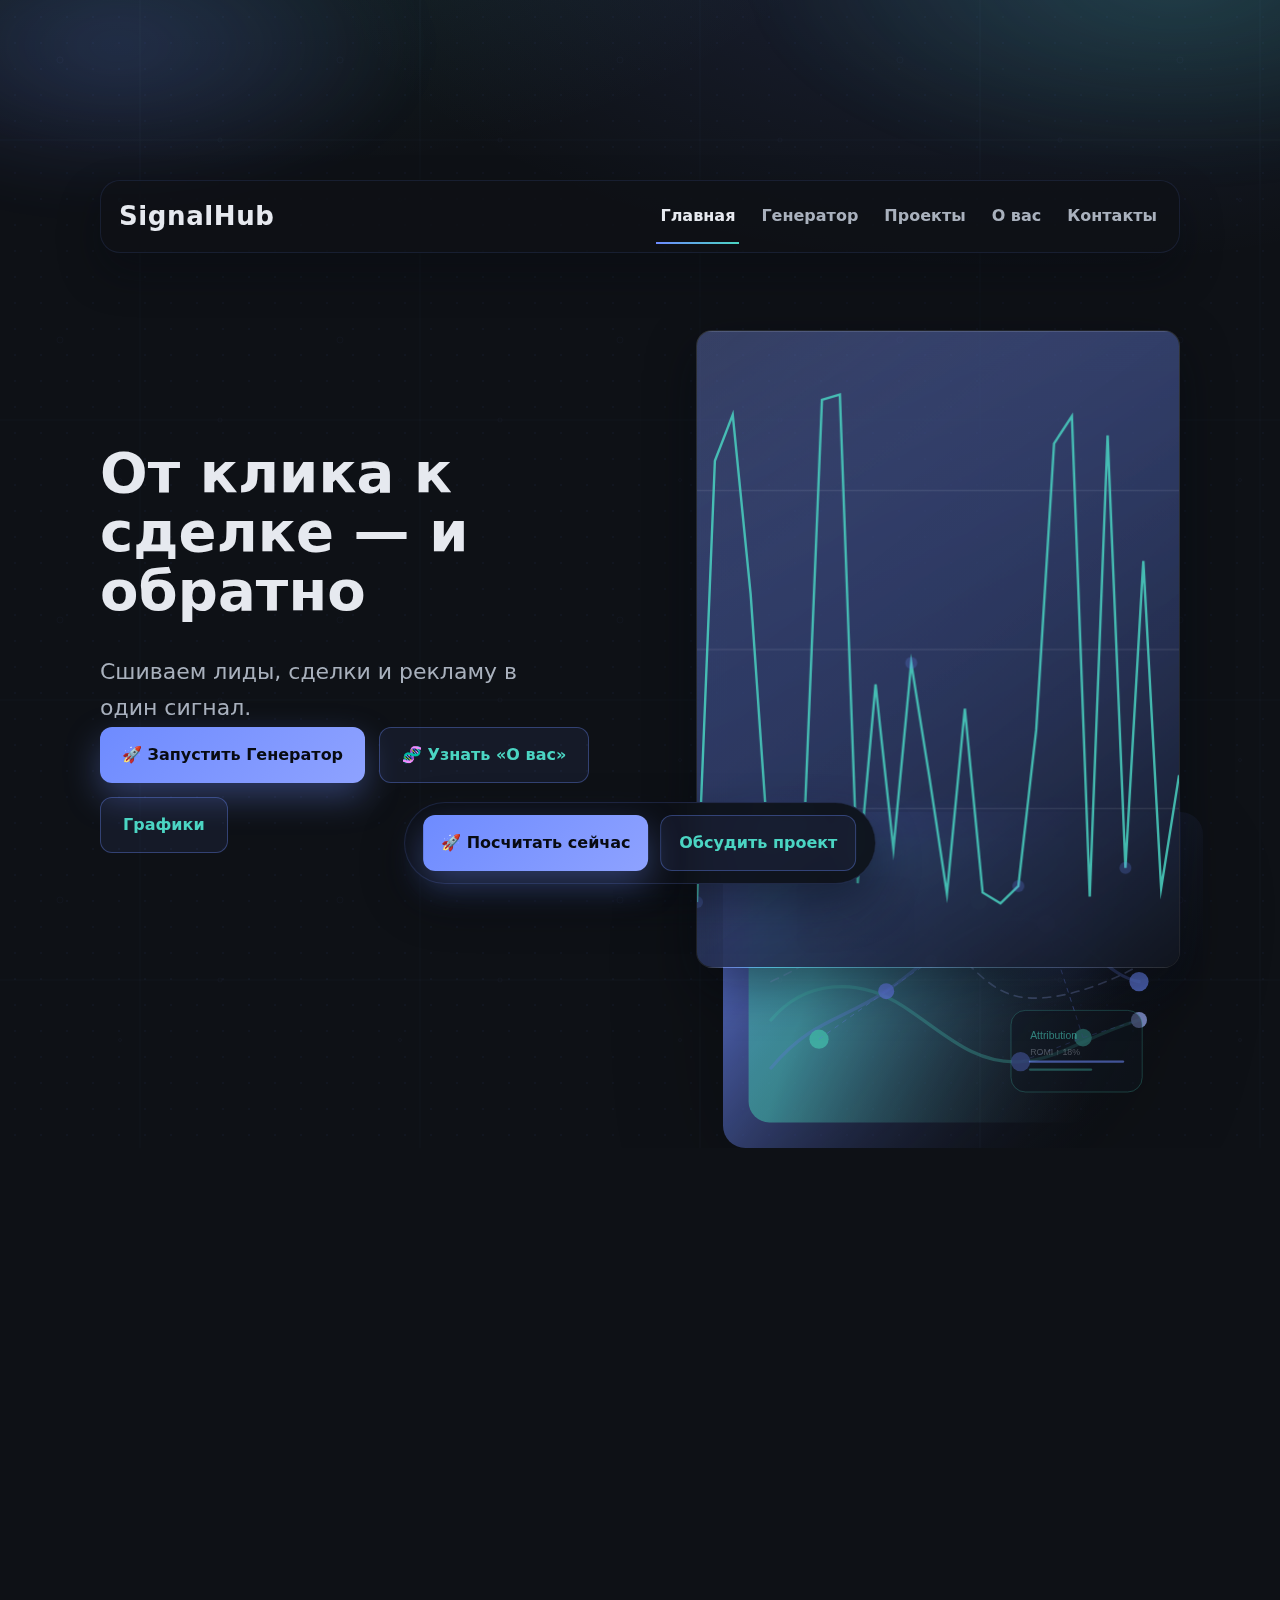
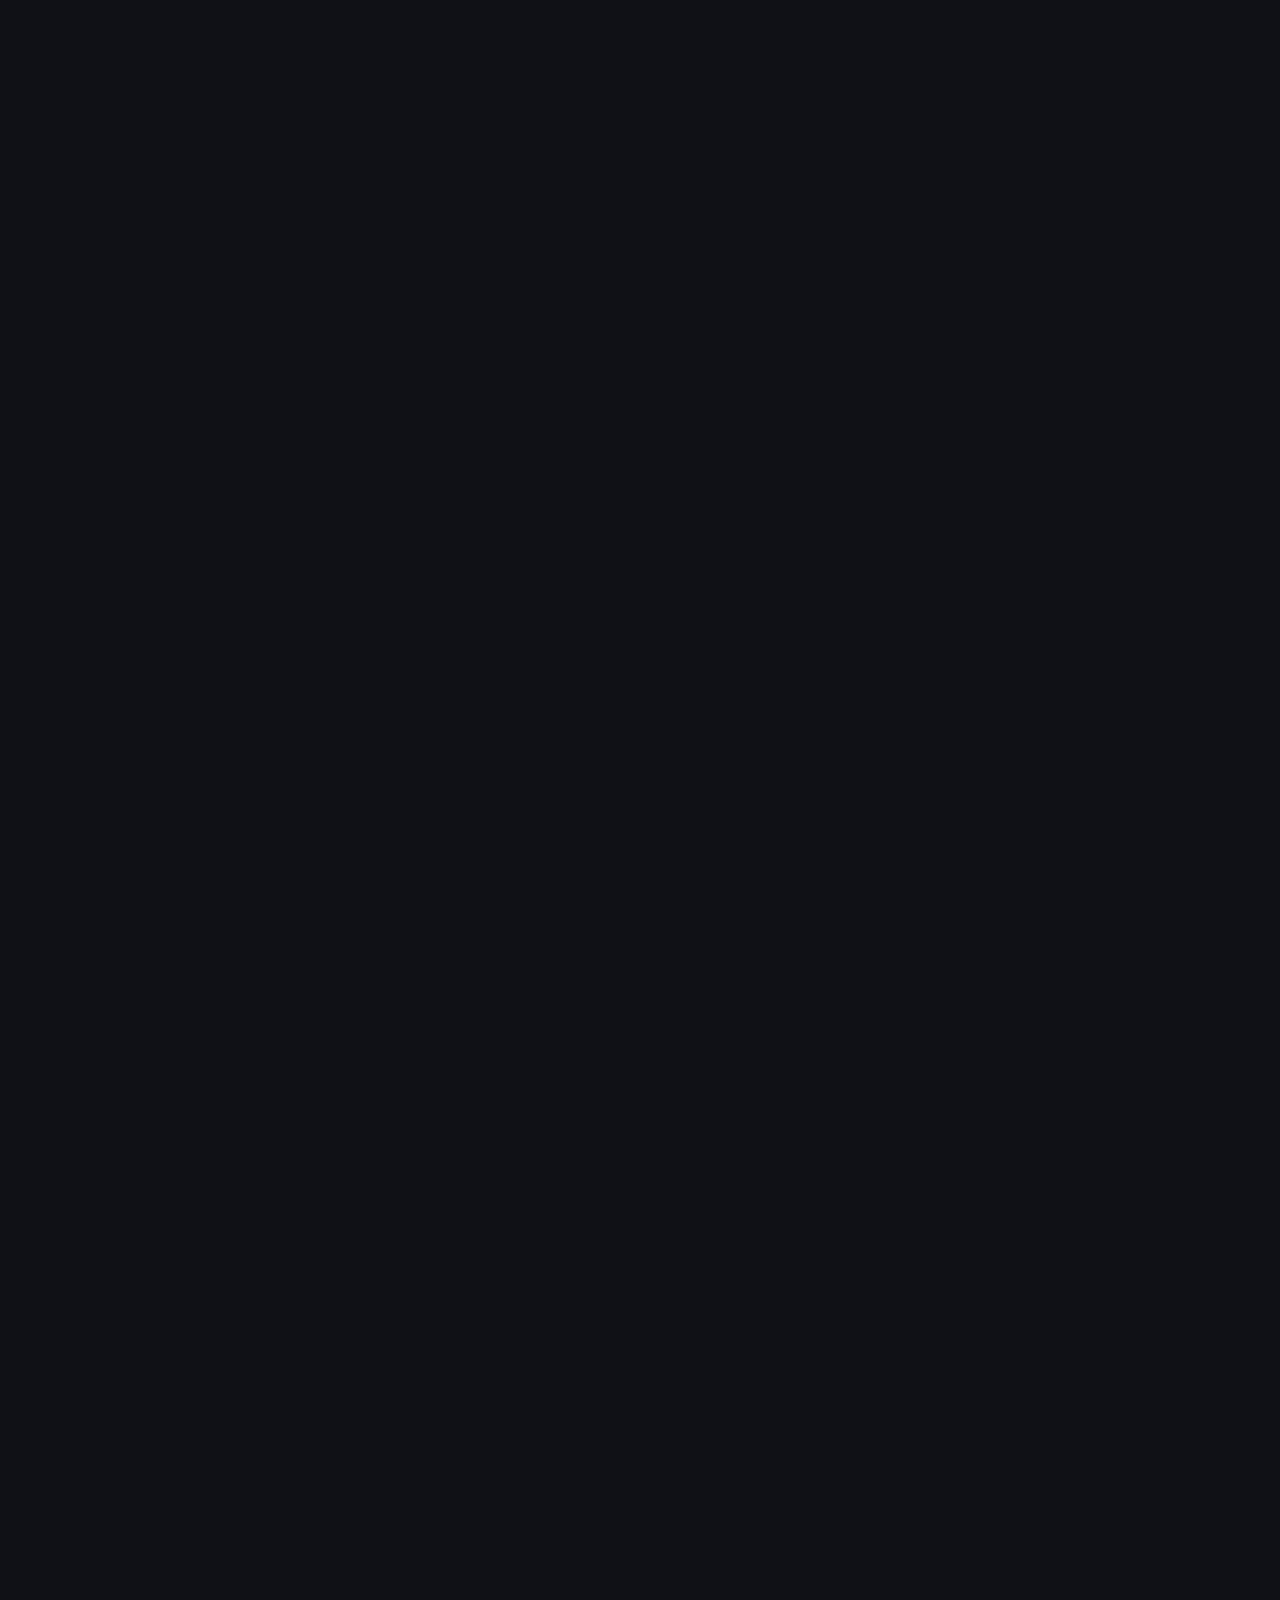
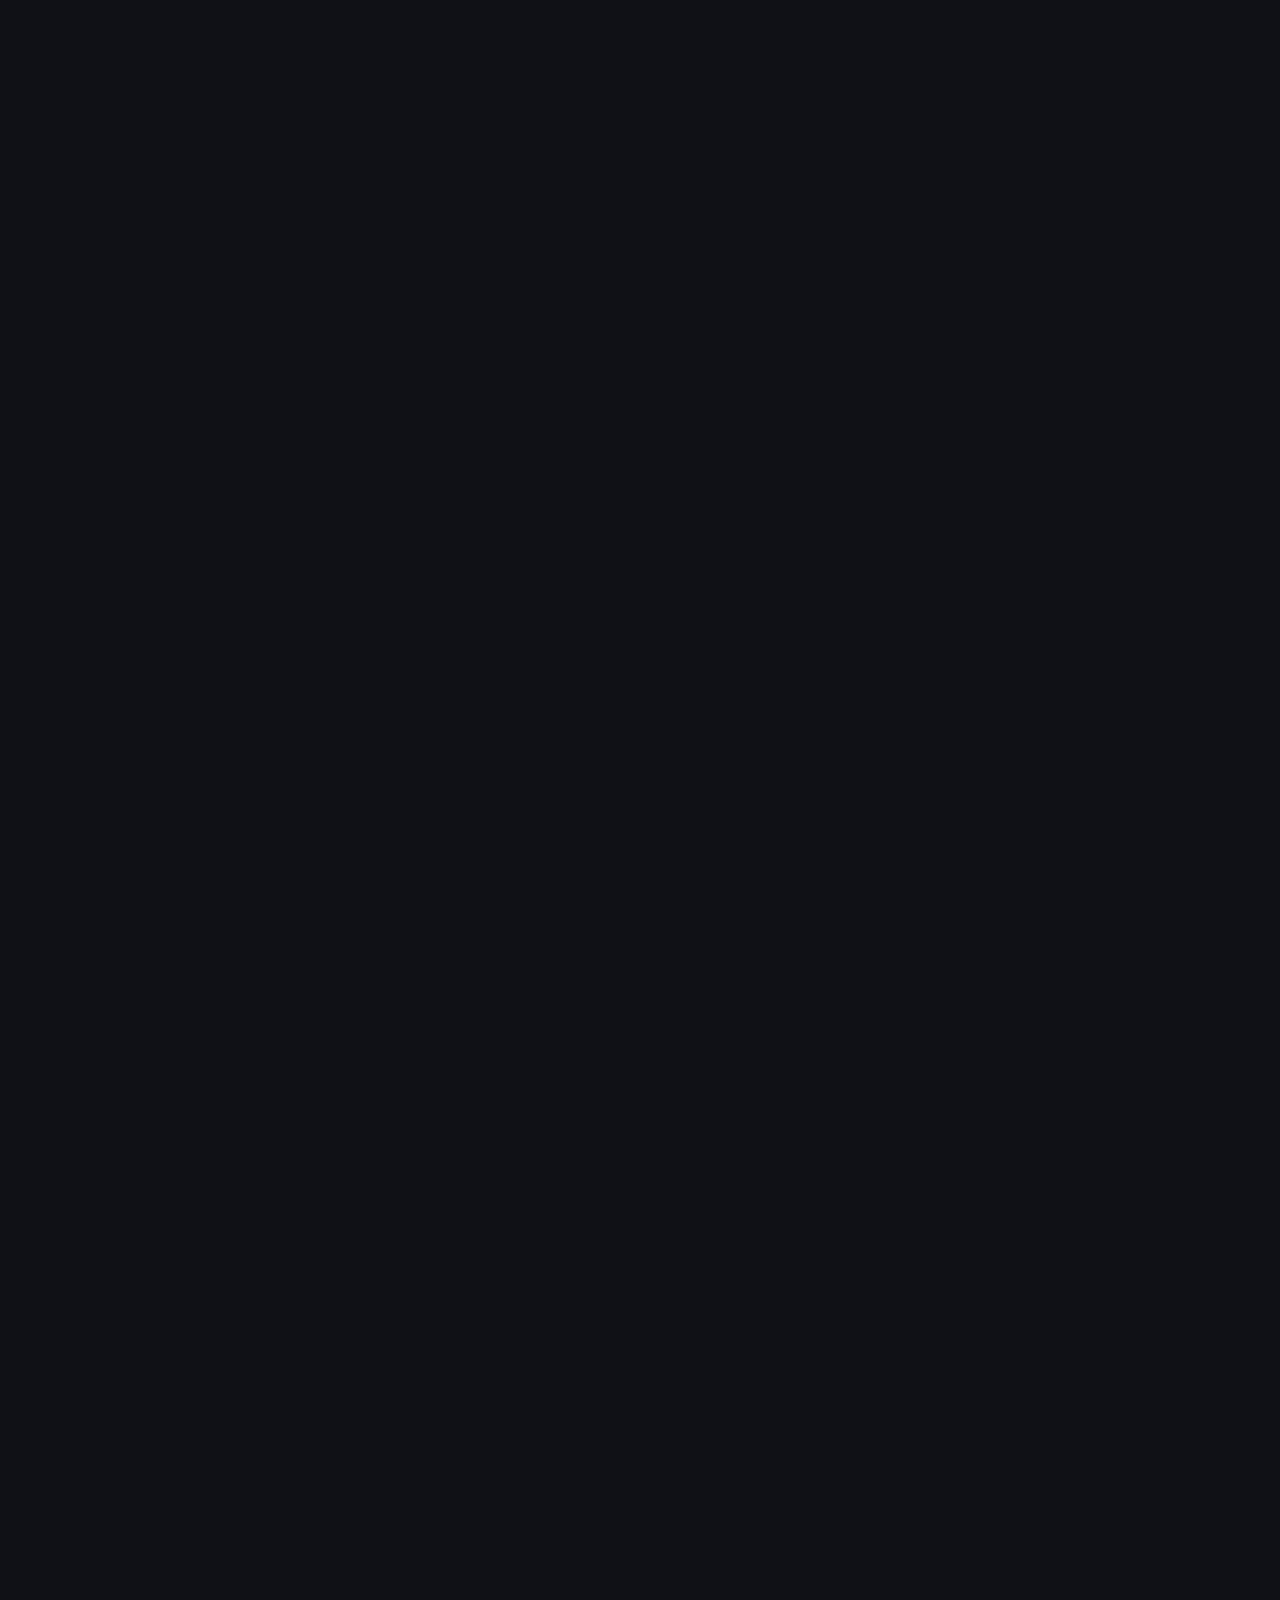
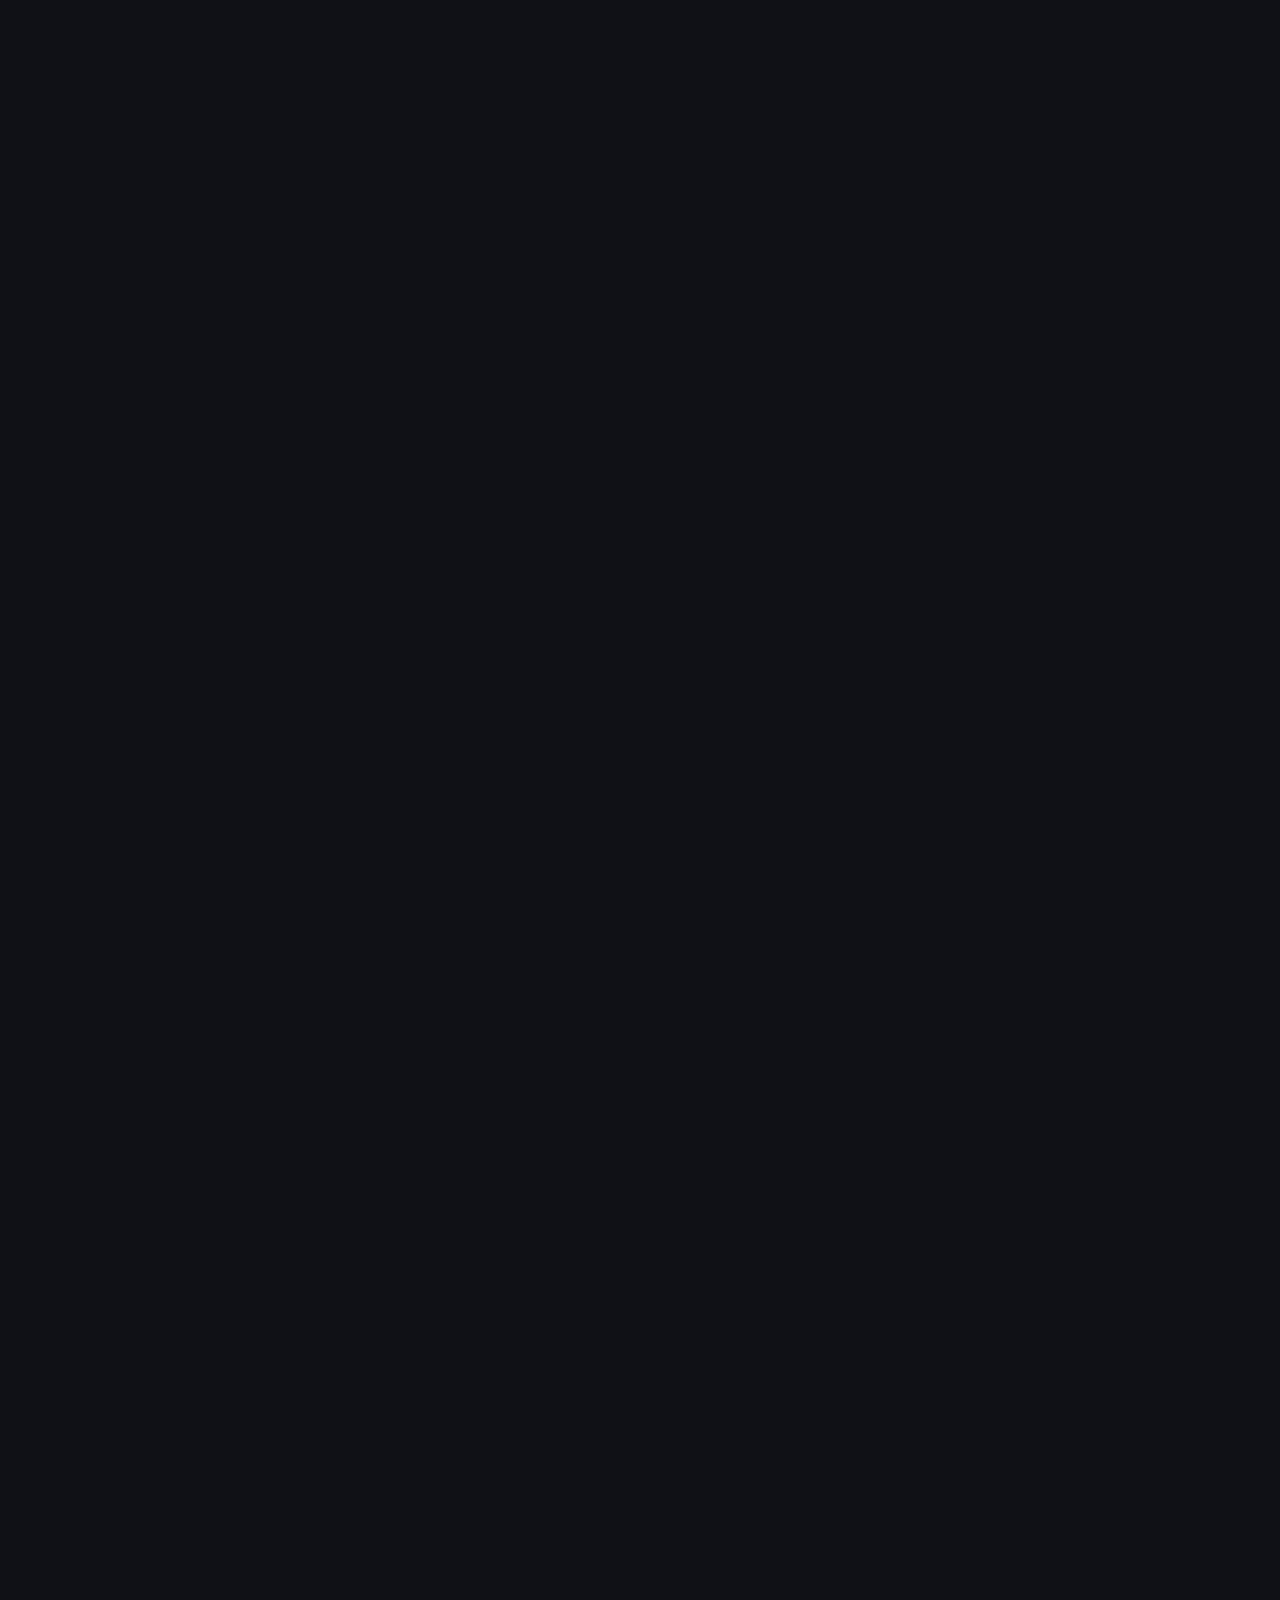
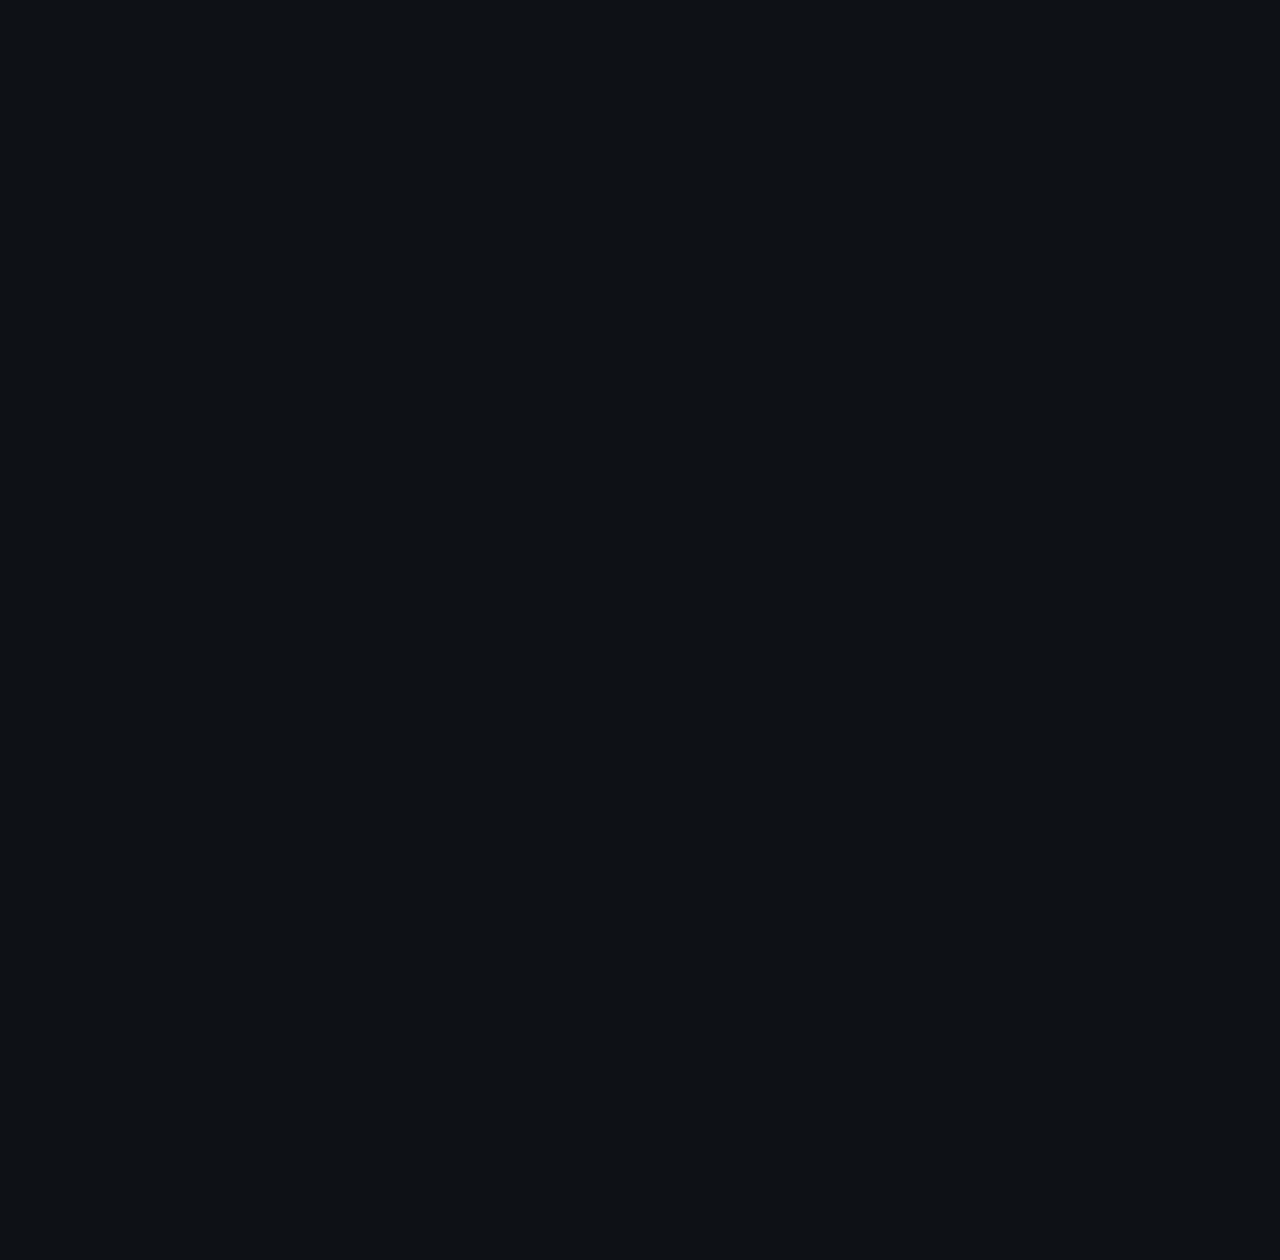
<file: index.html>
<!doctype html>
<html lang="ru">
<head>
  <!-- Google tag (gtag.js) -->
  <script async src="https://www.googletagmanager.com/gtag/js?id=G-9W93MFG4YF"></script>
  <script>
    window.dataLayer = window.dataLayer || [];
    function gtag(){dataLayer.push(arguments);}
    gtag('js', new Date());

    gtag('config', 'G-9W93MFG4YF');
  </script>
  <meta charset="utf-8">
  <meta name="viewport" content="width=device-width,initial-scale=1">
  <title>SignalHub — от клика к сделке</title>
  <meta name="description" content="Сшиваем лиды и сделки с рекламой. Считаем вклад каналов в деньги и возвращаем сигналы в Ads.">
  <link rel="canonical" href="/">
  <meta name="theme-color" content="#0e1116">
  <meta property="og:type" content="website">
  <meta property="og:title" content="SignalHub — От клика к сделке — и обратно">
  <meta property="og:description" content="Сшиваем лиды, сделки и рекламу в один сигнал.">
  <meta property="og:image" content="https://signalhub.pages.dev/assets/og-cover.svg">
  <meta property="og:url" content="https://signalhub.pages.dev/">
  <link rel="preconnect" href="https://fonts.gstatic.com" crossorigin>
  <link rel="icon" href="/assets/favicon.svg" type="image/svg+xml">
  <link rel="stylesheet" href="/assets/sh.css">
  <script defer src="/assets/sh.js"></script>
</head>
<body>
  <div class="sh-notice" id="specialistNotice" role="region" aria-live="polite" hidden>
    <div class="sh-wrap">
      <p>Материалы на сайте имеют узкую профессиональную направленность и предназначены только для специалистов.</p>
      <button type="button" class="sh-notice-close" id="specialistNoticeClose" aria-label="Закрыть предупреждение">Понятно</button>
    </div>
  </div>
  <header class="sh-hero" data-section="hero">
    <div class="sh-hero-bg" aria-hidden="true">
      <div class="sh-hero-grid"></div>
      <img src="/assets/hero-graph.svg" alt="" loading="eager" decoding="sync">
    </div>
    <div class="sh-wrap">
      <div class="sh-topbar">
        <div class="logo" aria-label="SignalHub">SignalHub</div>
        <button class="nav-toggle" id="navToggle" aria-label="Открыть меню" aria-expanded="false">
          <span></span>
          <span></span>
          <span></span>
        </button>
        <nav aria-label="Главное меню">
          <a href="/">Главная</a>
          <a href="/calculator.html">Генератор</a>
          <a href="/projects.html">Проекты</a>
          <a href="/about-you.html">О вас</a>
          <a href="/contacts.html">Контакты</a>
        </nav>
      </div>
      <div class="sh-hero-content">
        <div class="sh-hero-copy reveal">
          <h1>От клика к сделке — и обратно</h1>
          <p class="lead">Сшиваем лиды, сделки и рекламу в один сигнал.</p>
          <div class="sh-hero-actions">
            <a class="btn btn-primary" href="/calculator.html">🚀 Запустить Генератор</a>
            <a class="btn btn-ghost btn-signal" href="/about-you.html">🧬 Узнать «О вас»</a>
            <a class="btn btn-ghost" href="/projects.html#charts">Графики</a>
          </div>
        </div>
        <div class="sh-hero-visual card reveal" aria-hidden="true">
          <canvas id="heroCanvas" width="320" height="240"></canvas>
        </div>
      </div>
    </div>
    <div id="readProgress" aria-hidden="true"></div>
  </header>
  <main class="sh-main" id="main-content">
    <section class="sh-benefits" data-section="benefits">
      <div class="sh-wrap">
        <div class="sh-row cols-3 sh-metrics reveal">
          <article class="card metric">
            <div class="metric-num">–23%</div>
            <div class="small">пустых расходов — за счёт честной атрибуции</div>
          </article>
          <article class="card metric">
            <div class="metric-num">+18%</div>
            <div class="small">ROMI — перераспределяем бюджет по сигналам</div>
          </article>
          <article class="card metric">
            <div class="metric-num">1 хаб → 6 источников</div>
            <div class="small">Ads/Analytics/CRM/Сайт/Оффлайн/Call</div>
          </article>
        </div>
        <article class="card sh-summary reveal">
          Мы привязываем маркетинг к деньгам.
          Пиксели — мнение, сделка — факт. Подключаем источники → сшиваем → атрибутируем → шлём ценность обратно в Ads.
          Итог: меньше слива, больше прибыли.
        </article>
        <div class="sh-intro reveal">
          <p>Мы берем хаос кликов и баннеров и складываем его в одну понятную историю: от рекламного бюджета → к лидам → к сделкам → к деньгам. Без мистики. Только факты.</p>
          <p>Пиксели могут «потеряться»: блокировки, куки, разные устройства. Сделка — нет. В CRM у сделки есть дата, сумма и статус «оплачено». Вот поэтому мы доверяем сделкам, а не пикселям.</p>
          <p>Мы подключаем рекламные кабинеты, аналитику, сайт и CRM, выравниваем события, сшиваем лиды со сделками, выбираем модель атрибуции под ваш бизнес и отправляем «правильные» сигналы обратно в Ads.</p>
          <p>В итоге бухгалтер перестает морщиться, маркетолог — угадывать, а руководитель — спорить с пикселем. Все видят одну картину и говорят на языке «сколько заработали» — а не «сколько показов».</p>
        </div>
      </div>
    </section>
    <section class="sh-process" data-section="process">
      <div class="sh-wrap">
        <div class="sh-section-head reveal">
          <h2>Как это работает</h2>
        </div>
        <div class="sh-row cols-4 sh-flow-grid">
          <div class="card reveal"><span class="sh-icon" aria-hidden="true">
              <svg viewBox="0 0 40 40" role="presentation"><path d="M6 30l10-20 8 12 10-8" fill="none" stroke-width="2.4" stroke="var(--sh-accent)" stroke-linecap="round" stroke-linejoin="round"></path><circle cx="6" cy="30" r="3" fill="var(--sh-accent-2)"></circle><circle cx="24" cy="22" r="3" fill="#fff" fill-opacity="0.4"></circle><circle cx="34" cy="14" r="3" fill="var(--sh-accent)" fill-opacity="0.6"></circle></svg>
            </span> Собираем данные — релама, сайт, CRM, звонки, офлайн.</div>
          <div class="card reveal"><span class="sh-icon" aria-hidden="true">
              <svg viewBox="0 0 40 40" role="presentation"><path d="M8 30l11-18 13 8" fill="none" stroke-width="2.4" stroke="var(--sh-accent-2)" stroke-linecap="round" stroke-linejoin="round"></path><path d="M10 12c0-2.2 1.8-4 4-4s4 1.8 4 4-1.8 4-4 4-4-1.8-4-4z" fill="var(--sh-accent)" opacity="0.35"></path><path d="M22 26c0-2.2 1.8-4 4-4s4 1.8 4 4-1.8 4-4 4-4-1.8-4-4z" fill="#fff" opacity="0.35"></path></svg>
            </span> Сшиваем лиды и сделки — убираем дубли, приводим к одной схеме.</div>
          <div class="card reveal"><span class="sh-icon" aria-hidden="true">
              <svg viewBox="0 0 40 40" role="presentation"><path d="M8 28h24" stroke="var(--sh-accent)" stroke-width="2.4" stroke-linecap="round"></path><path d="M12 32h16" stroke="var(--sh-accent-2)" stroke-width="2.4" stroke-linecap="round"></path><rect x="10" y="10" width="8" height="12" rx="2" fill="var(--sh-accent)" opacity="0.38"></rect><rect x="22" y="6" width="8" height="16" rx="2" fill="#fff" opacity="0.3"></rect></svg>
            </span> Честная атрибуция — считаем вклад каналов в реальные деньги.</div>
          <div class="card reveal"><span class="sh-icon" aria-hidden="true">
              <svg viewBox="0 0 40 40" role="presentation"><path d="M12 20c0-4.4 3.6-8 8-8s8 3.6 8 8-3.6 8-8 8-8-3.6-8-8z" fill="#fff" opacity="0.08"></path><path d="M28 12v-4m0 0h4m-4 0h-4" stroke="var(--sh-accent)" stroke-width="2.4" stroke-linecap="round"></path><path d="M12 28v4m0 0h-4m4 0h4" stroke="var(--sh-accent-2)" stroke-width="2.4" stroke-linecap="round"></path><path d="M14 20h12" stroke="#fff" stroke-width="2" stroke-linecap="round"></path></svg>
            </span> Возвращаем сигналы в Ads — алгоритмы учатся на выручке.</div>
        </div>
      </div>
    </section>
    <section class="sh-proof" data-section="proof">
      <div class="sh-wrap">
        <div class="sh-section-head reveal">
          <h2>Почему пикселям верить нельзя, а сделкам — можно</h2>
        </div>
        <div class="sh-row cols-3">
          <details class="card reveal"><summary><strong>Cookies ломаются</strong></summary><div class="small">Блокировщики и приватность рвут цепочку кликов — часть пути теряется. Браузеры ужесточают режимы безопасности, куки стираются раньше времени. Маркетолог видит обрывки и не понимает, что сработало. Сделка в CRM хранит всю ценность контакта и не зависит от настроек браузера.</div></details>
          <details class="card reveal"><summary><strong>Сделки подтверждены</strong></summary><div class="small">CRM и бухгалтерия фиксируют факт оплаты — это и есть реальность. После оплаты появляется документ, с которым не поспоришь. Эти данные доступны всем отделам и не зависят от браузеров. На них можно строить прогнозы и считать ROMI.</div></details>
          <details class="card reveal"><summary><strong>Атрибуция на событиях</strong></summary><div class="small">Сшиваем лиды, сделки и выручку — считаем вклад каналов честно. Алгоритм видит всю цепочку взаимодействий, а не только последнее касание. Это позволяет выявлять недооцененные источники. Бюджет перераспределяется на основании прибыли, а не кликов.</div></details>
          <details class="card reveal"><summary><strong>Сигналы обратно в Ads</strong></summary><div class="small">Обучаем алгоритмы на настоящих деньгах, а не на «похожих кликах». Система получает обратную связь о ценности каждого лида. Модели оптимизируют показы под прибыль, а не под дешевые клики. Это сокращает расход и ускоряет набор статистики.</div></details>
          <details class="card reveal"><summary><strong>Один человек — три устройства</strong></summary><div class="small">Телефон, ноутбук, планшет. Пиксель путается, сделка — нет. Мы объединяем события по e-mail и другим признакам. Даже если пользователь меняет устройство, мы видим общий путь. Аналитика становится полной и непротиворечивой.</div></details>
          <details class="card reveal"><summary><strong>Последний клик — не последнее слово</strong></summary><div class="small">Часто «лавры» забирает ретаргет, хотя работали верхние каналы. Мы учитываем весь вклад верхнеуровневых кампаний. Это позволяет защитить брендовые и контентные активности. Руководитель видит, что продажа была командной работой.</div></details>
          <details class="card reveal"><summary><strong>UTM бывают хрупкими</strong></summary><div class="small">Менеджер поменял метку — и полотна данных врозь. Сделка всё склеит. Ошибки в параметрах приводят к потере цепочек. Мы сопоставляем лиды и сделки по другим данным. Даже при сломанной разметке видна реальная эффективность.</div></details>
          <details class="card reveal"><summary><strong>Окна атрибуции ≠ правда</strong></summary><div class="small">7 дней тут, 28 — там. Сделка не зависит от настроек чужих систем. Люди принимают решения дольше, чем отведённое окно. Мы фиксируем деньги по факту закрытия, даже если прошло несколько месяцев. Так не теряются долгие циклы сделки.</div></details>
          <details class="card reveal"><summary><strong>Боты не покупают</strong></summary><div class="small">Клики и «подозрительные лиды» надувают отчёт, но не счёт в банке. Платформа фильтрует аномалии, но полностью их не убирает. Мы смотрим на реальные оплаты и игнорируем ботов. Это очищает метрики и даёт адекватный ROMI.</div></details>
        </div>
      </div>
    </section>
    <section class="sh-mv" data-section="myth">
      <div class="sh-wrap">
        <div class="sh-section-head reveal">
          <h2>Миф vs Реальность</h2>
        </div>
        <div class="sh-row cols-2">
          <details class="card reveal">
            <summary><strong>Миф:</strong> «Последний клик — король»</summary>
            <div class="small"><strong>Реальность:</strong> он часто лишь завершает чужую работу. Верхние каналы недооценены — мы это показываем.</div>
          </details>
          <details class="card reveal">
            <summary><strong>Миф:</strong> «CTR растёт — всё отлично»</summary>
            <div class="small"><strong>Реальность:</strong> боты кликают лучше людей. Мы считаем то, что платит — сделки и прибыль.</div>
          </details>
          <details class="card reveal">
            <summary><strong>Миф:</strong> «UTM всё спасут»</summary>
            <div class="small"><strong>Реальность:</strong> метки хрупкие. Сделка в CRM склеит картину, даже если метки гуляют.</div>
          </details>
          <details class="card reveal">
            <summary><strong>Миф:</strong> «На Pixel всё видно»</summary>
            <div class="small"><strong>Реальность:</strong> кросс-девайс и блокировщики ломают трекинг. Сделку не сломать.</div>
          </details>
        </div>
      </div>
    </section>
    <section class="sh-mini-calc" data-section="calculator">
      <div class="sh-wrap">
        <div class="card reveal">
          <h2>Прикиньте свой бюджет</h2>
          <div class="sliders">
            <label>Месячный бюджет, € <input type="range" id="mcBudget" aria-label="Месячный бюджет" min="1000" max="100000" step="500" value="10000"><span id="mcBudgetVal" class="calc-val"></span></label>
            <label>Стоимость лида, € <input type="range" id="mcCpl" aria-label="Стоимость лида" min="5" max="300" step="5" value="50"><span id="mcCplVal" class="calc-val"></span></label>
            <label>Конверсия лид→сделка, % <input type="range" id="mcConv" aria-label="Конверсия лид в сделку" min="1" max="50" step="1" value="12"><span id="mcConvVal" class="calc-val"></span></label>
            <label>Средний чек, € <input type="range" id="mcAov" aria-label="Средний чек" min="500" max="20000" step="100" value="1200"><span id="mcAovVal" class="calc-val"></span></label>
          </div>
          <div class="row results mt-2">
            <div class="card"><div id="mcLeads" class="calc-num" aria-live="polite">200</div><div class="small">Лиды</div></div>
            <div class="card"><div id="mcDeals" class="calc-num" aria-live="polite">24</div><div class="small">Сделки</div></div>
            <div class="card"><div id="mcRev" class="calc-num" aria-live="polite">28800</div><div class="small">Оборот</div></div>
          </div>
          <p class="small mt-1">В расчёте используется выбранный средний чек — цифры примерные.</p>
          <p class="small">Это приблизительная оценка для иллюстрации. За точными расчётами — на <a href="/calculator.html">страницу «Генератор»</a>.</p>
        </div>
      </div>
    </section>
    <section class="sh-showcase" data-section="showcase">
      <div class="sh-wrap">
        <div class="sh-section-head reveal">
          <h2>Пара кейсов</h2>
        </div>
        <div class="grid">
          <a class="card case reveal" href="/projects.html#auto">
            <div class="case-media"><img src="/assets/showcase-retail.svg" alt="Рост выручки в авто-ритейле" loading="lazy" decoding="async"></div>
            <div>Авто-ритейл — остановили пожирателя бюджета, выручка пошла вверх</div>
            <svg class="spark" viewBox="0 0 60 24" aria-hidden="true">
              <polyline class="cost" points="0,14 20,13 40,12 60,11"></polyline>
              <polyline class="rev" points="0,10 20,11 40,14 60,17"></polyline>
            </svg>
          </a>
          <a class="card case reveal" href="/projects.html#electronics">
            <div class="case-media"><img src="/assets/showcase-growth.svg" alt="Диаграмма по электронике" loading="lazy" decoding="async"></div>
            <div>Электроника — разгрузили ретаргет, открыли новые точки роста</div>
            <svg class="spark" viewBox="0 0 60 24" aria-hidden="true">
              <polyline class="cost" points="0,14 20,13 40,12 60,11"></polyline>
              <polyline class="rev" points="0,10 20,11 40,14 60,17"></polyline>
            </svg>
          </a>
          <a class="card case reveal" href="/projects.html#b2b">
            <div class="case-media"><img src="/assets/showcase-b2b.svg" alt="График по B2B" loading="lazy" decoding="async"></div>
            <div>B2B-услуги — сигналы с высокими чеками дали кратный эффект</div>
            <svg class="spark" viewBox="0 0 60 24" aria-hidden="true">
              <polyline class="cost" points="0,14 20,13 40,12 60,11"></polyline>
              <polyline class="rev" points="0,10 20,11 40,14 60,17"></polyline>
            </svg>
          </a>
        </div>
      </div>
    </section>
    <section class="sh-story" data-section="story">
      <div class="sh-wrap">
        <div class="sh-section-head reveal">
          <h2>Жизнь одного лида</h2>
        </div>
        <div class="story-strip">
          <div class="card story-step reveal"><strong>Увидел рекламу</strong><br><span class="small">Запомнил оффер и ушёл думать.</span></div>
          <div class="card story-step reveal"><strong>Оставил лид</strong><br><span class="small">Заявка попала в CRM.</span></div>
          <div class="card story-step reveal"><strong>Созвонились</strong><br><span class="small">Менеджер уточнил детали.</span></div>
          <div class="card story-step reveal"><strong>Сделка</strong><br><span class="small">Оплата прошла успешно.</span></div>
          <div class="card story-step reveal"><strong>Выручка зафиксирована</strong><br><span class="small">Ценность — итог всей цепочки, не только последнего касания.</span></div>
        </div>
      </div>
    </section>
    <section class="sh-cta" data-section="cta">
      <div class="sh-wrap">
        <div class="card sh-cta-panel reveal">
          <h2>Готовы менять пиксели на деньги?</h2>
          <p>SignalHub — это хаб для всех источников: реклама, сайт, CRM. Все сигналы сходятся в одну картину, где видно, что реально продаёт.</p>
          <p>Мы экономим бюджет и время: отключаем то, что не работает, масштабируем то, что тянет выручку, и возвращаем в рекламные системы сигналы, на которые они должны учиться.</p>
          <p>Лиды не теряются — они сходятся. Данные начинают работать как команда: меньше догадок, больше прибыли. Бухгалтер улыбается. Пиксель — тоже, но уже по делу.</p>
          <ul class="grid">
            <li class="card">Меньше слива бюджета за счёт честной атрибуции.</li>
            <li class="card">Правильное масштабирование каналов — без «мифа последнего клика».</li>
            <li class="card">Единый хаб данных вместо десятка разрозненных отчётов.</li>
            <li class="card">Сигналы обратно в Ads — быстрее обучаются и дешевле приводят сделки.</li>
          </ul>
          <div class="sh-cta-actions">
            <a href="/calculator.html" class="btn btn-primary">🚀 Запустить Генератор</a>
            <a href="/contacts.html" class="btn btn-ghost">Обсудить проект</a>
          </div>
        </div>
      </div>
    </section>
    <section class="sh-faq" data-section="faq">
      <div class="sh-wrap">
        <div class="sh-section-head reveal">
          <h2>FAQ</h2>
        </div>
        <div class="sh-row cols-2">
          <details class="card reveal"><summary>Мы без CRM — это проблема?</summary><div class="small">Да.😒</div></details>
          <details class="card reveal"><summary>А если лиды приходят офлайн/по телефону?</summary><div class="small">Подключим коллтрекинг и офлайн-события.</div></details>
          <details class="card reveal"><summary>Что с кросс-девайсом?</summary><div class="small">Пиксель часто теряет связь, мы фокусируемся на сделке — её не потерять.</div></details>
          <details class="card reveal"><summary>Сколько длится запуск?</summary><div class="small">Зависит от готовности данных. Базовая версия — быстро, углублённая — по согласованию.</div></details>
          <details class="card reveal"><summary>Нужны ли разработчики с нашей стороны?</summary><div class="small">Минимально. Мы даём инструкции и сами закрываем большую часть работ.</div></details>
          <details class="card reveal"><summary>Это точно окупается?</summary><div class="small">Мы отключаем то, что не приводит к деньгам, и усиливаем то, что продаёт. Экономия и рост — в цифрах, не в обещаниях.</div></details>
          <details class="card reveal"><summary>А если у нас уже настроена аналитика?</summary><div class="small">Отлично. Мы не ломаем, а встраиваемся и делаем слой «сделки-выручка-сигналы».</div></details>
          <details class="card reveal"><summary>Вы работаете с чувствительными данными?</summary><div class="small">Да, с соблюдением законов и договорённостей. Никаких «серых» практик.</div></details>
        </div>
      </div>
    </section>
    <section class="sh-limits" data-section="limits">
      <div class="sh-wrap">
        <div class="card reveal">
          <h2>Честно о границах метода</h2>
          <p>Мы не рисуем чудес. Если продукт не покупают — дело не в пикселях. Но если покупают — мы покажем, откуда пришли деньги и где ускоряться.</p>
          <ul>
            <li>Не обещаем x2 за неделю, но обещаем прозрачность: если данные — хаос, начинаем с их наведения порядка.</li>
            <li>Приводим разношёрстные источники к одной схеме, прежде чем считать эффективность.</li>
            <li>Решения принимаем по сделкам и выручке, не по лайкам.</li>
          </ul>
        </div>
      </div>
    </section>
    <section class="sh-integrations" data-section="integrations">
      <div class="sh-wrap">
        <div class="sh-section-head reveal">
          <h2>Работает с</h2>
        </div>
        <p class="works-list reveal">
          <span class="badge">Ads</span>
          <span class="badge">Analytics</span>
          <span class="badge">CRM</span>
          <span class="badge">Site</span>
          <span class="badge">Offline</span>
          <span class="badge">Call</span>
          <span class="badge">Google Ads</span>
          <span class="badge">Meta Ads</span>
          <span class="badge">Yandex Ads</span>
          <span class="badge">GA4</span>
          <span class="badge">Yandex Metrica</span>
          <span class="badge">Bitrix24</span>
          <span class="badge">amoCRM</span>
        </p>
        <div class="logos reveal">
          <div class="logo"><img src="/assets/logos/logo-ads.svg" alt="Логотип Ads Hub" loading="lazy" decoding="async"></div>
          <div class="logo"><img src="/assets/logos/logo-analytics.svg" alt="Логотип Analytics Mesh" loading="lazy" decoding="async"></div>
          <div class="logo"><img src="/assets/logos/logo-crm.svg" alt="Логотип CRM Sync" loading="lazy" decoding="async"></div>
          <div class="logo"><img src="/assets/logos/logo-site.svg" alt="Логотип Site Track" loading="lazy" decoding="async"></div>
          <div class="logo"><img src="/assets/logos/logo-offline.svg" alt="Логотип Offline Capture" loading="lazy" decoding="async"></div>
          <div class="logo"><img src="/assets/logos/logo-call.svg" alt="Логотип Call Flow" loading="lazy" decoding="async"></div>
        </div>
        <p class="small reveal">Не работаем с недвижимостью и модой.</p>
      </div>
    </section>
  </main>
  <div class="sticky-cta" role="presentation">
    <a href="/calculator.html" class="btn btn-primary">🚀 Посчитать сейчас</a>
    <a href="/contacts.html" class="btn btn-ghost">Обсудить проект</a>
  </div>
  <footer class="sh-footer" data-section="footer">
    <div class="sh-wrap">
      <nav class="sh-footer-nav" aria-label="Футер-меню">
        <a href="/">Главная</a>
        <a href="/calculator.html">Генератор</a>
        <a href="/projects.html">Проекты</a>
        <a href="/about-you.html">О вас</a>
        <a href="/contacts.html">Контакты</a>
      </nav>
      <p class="small">© <script>document.write(new Date().getFullYear())</script> SignalHub · от клика к выручке</p>
    </div>
  </footer>
</body>
</html>
</file>
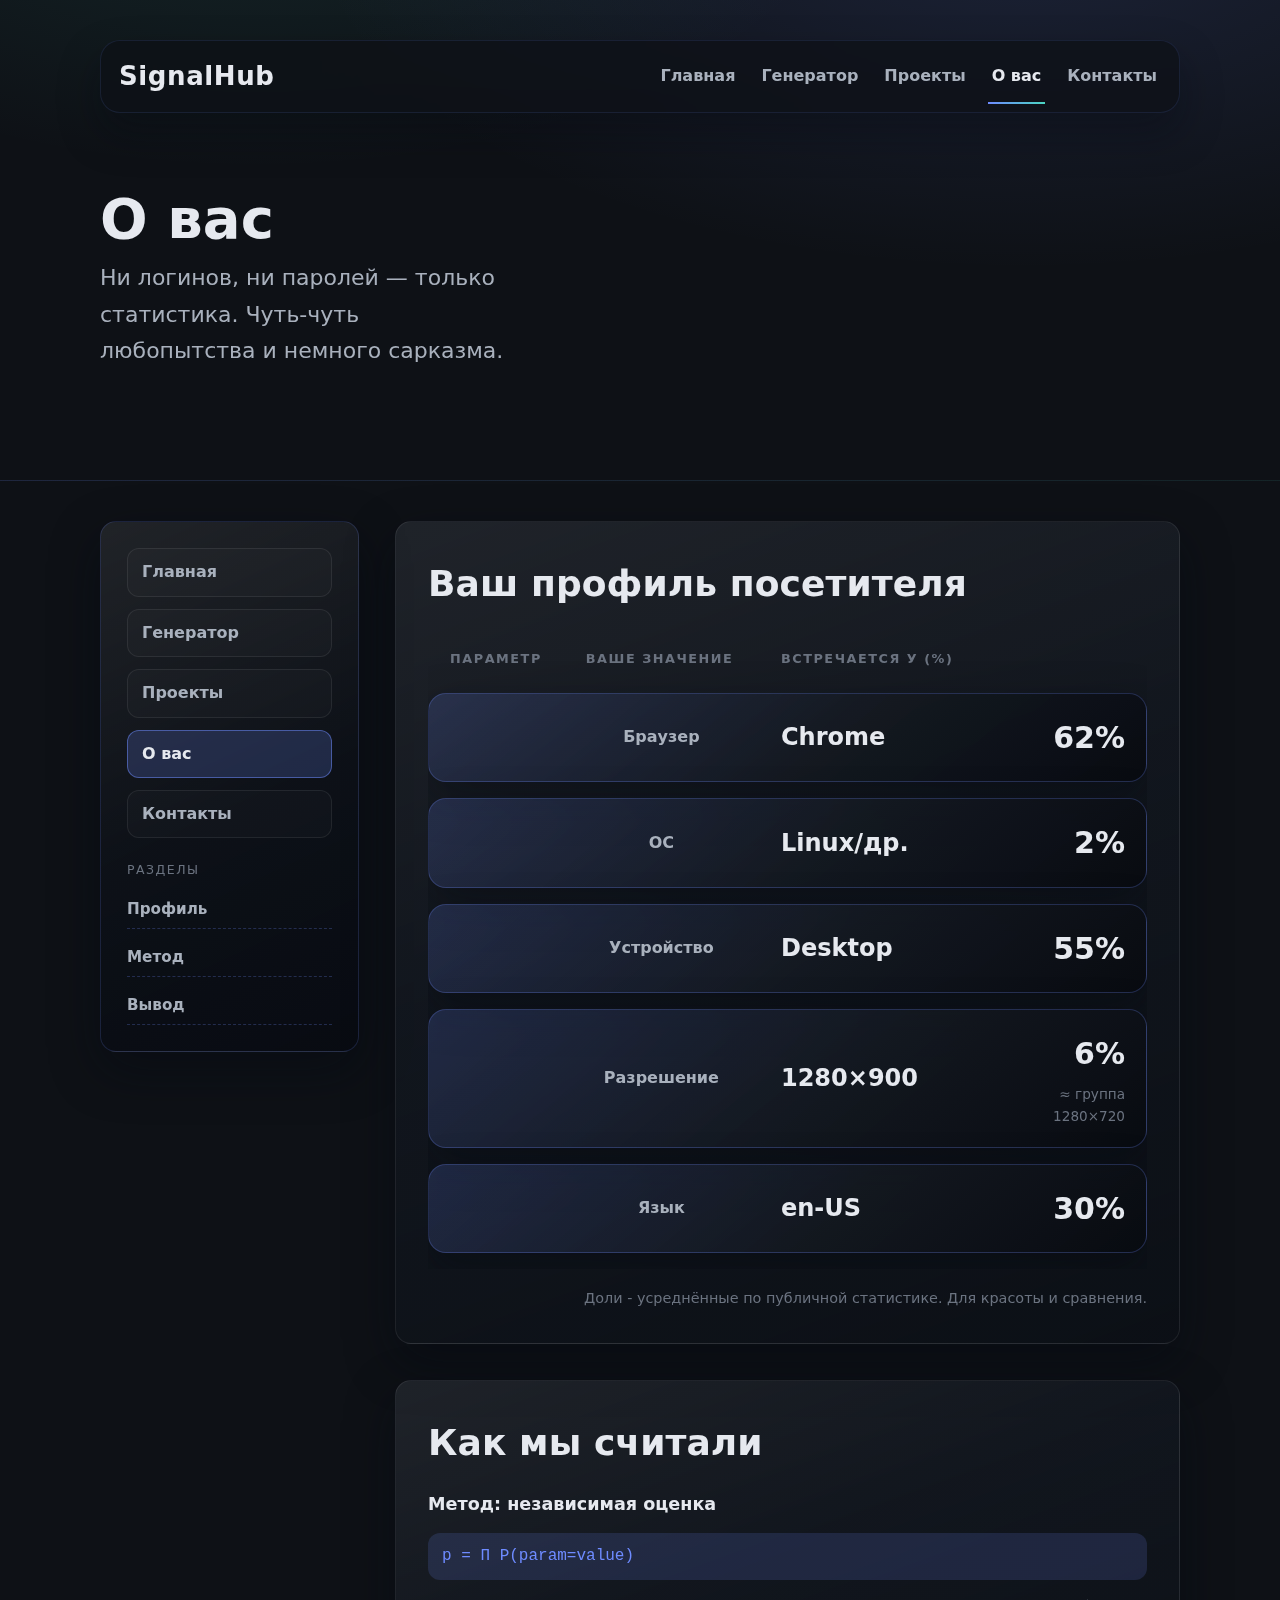
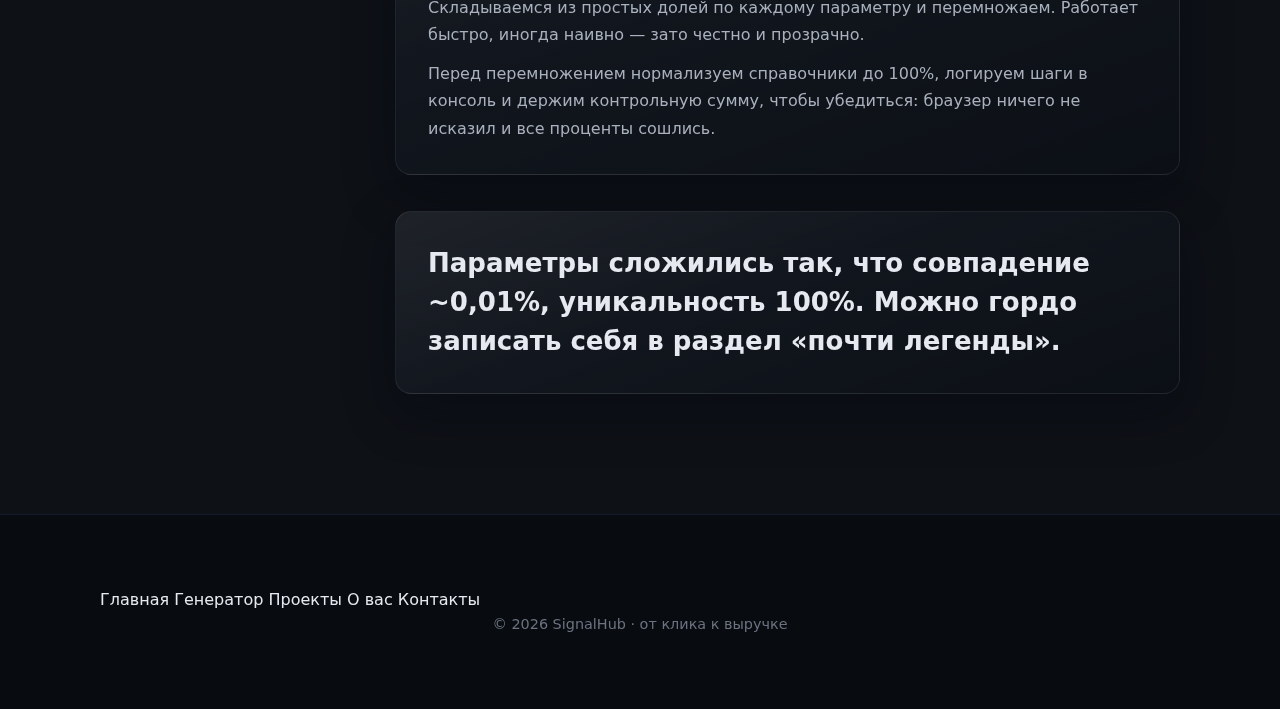
<file: about-you.html>
<!doctype html>
<html lang="ru">
<head>
  <!-- Google tag (gtag.js) -->
  <script async src="https://www.googletagmanager.com/gtag/js?id=G-9W93MFG4YF"></script>
  <script>
    window.dataLayer = window.dataLayer || [];
    function gtag(){dataLayer.push(arguments);}
    gtag('js', new Date());

    gtag('config', 'G-9W93MFG4YF');
  </script>
  <meta charset="utf-8">
  <meta name="viewport" content="width=device-width,initial-scale=1">
  <title>О вас — SignalHub</title>
  <meta name="description" content="Собираем ваш техпрофиль, сравниваем со средними долями и считаем индекс уникальности без паролей и без лишних вопросов.">
  <link rel="canonical" href="/about-you.html">
  <link rel="icon" href="/assets/favicon.svg" type="image/svg+xml">
  <link rel="stylesheet" href="/assets/sh.css">
  <link rel="stylesheet" href="/assets/about.css">
  <script defer src="/assets/sh.js"></script>
  <script defer src="/assets/js/about.js"></script>
</head>
<body class="about-page">
  <header class="sh-page-header" data-section="header">
    <div class="sh-wrap">
      <div class="sh-topbar">
        <div class="logo" aria-label="SignalHub">SignalHub</div>
        <button class="nav-toggle" id="navToggle" aria-label="Открыть меню" aria-expanded="false">
          <span></span>
          <span></span>
          <span></span>
        </button>
        <nav aria-label="Главное меню">
          <a href="/">Главная</a>
          <a href="/calculator.html">Генератор</a>
          <a href="/projects.html">Проекты</a>
          <a href="/about-you.html" class="is-active" aria-current="page">О вас</a>
          <a href="/contacts.html">Контакты</a>
        </nav>
      </div>
      <div class="about-intro">
        <h1>О вас</h1>
        <p class="lead">Ни логинов, ни паролей — только статистика. Чуть-чуть любопытства и немного сарказма.</p>
      </div>
    </div>
    <div id="readProgress" aria-hidden="true"></div>
  </header>
  <main class="sh-main" id="main-content">
    <div class="sh-wrap about-grid">
      <aside class="about-context" aria-label="Контекстное меню">
        <nav aria-label="Навигация по сайту">
          <h2 class="sr-only">Навигация по сайту</h2>
          <a href="/">Главная</a>
          <a href="/calculator.html">Генератор</a>
          <a href="/projects.html">Проекты</a>
          <a href="/about-you.html" class="is-active" aria-current="page">О вас</a>
          <a href="/contacts.html">Контакты</a>
        </nav>
        <div class="about-context-sections" aria-label="Навигация по странице">
          <span class="context-label">Разделы</span>
          <a href="#profile">Профиль</a>
          <a href="#method">Метод</a>
          <a href="#verdictCard">Вывод</a>
        </div>
      </aside>
      <div class="about-content">
        <section class="about-section card about-profile" id="profile">
          <div class="section-head">
            <h2>Ваш профиль посетителя</h2>
          </div>
          <div class="profile-table-wrap">
            <table class="profile-table" id="profileTable">
              <thead>
                <tr>
                  <th scope="col">Параметр</th>
                  <th scope="col">Ваше значение</th>
                  <th scope="col">Встречается у (%)</th>
                </tr>
              </thead>
              <tbody></tbody>
            </table>
          </div>
          <div class="profile-cards" id="profileCards" aria-live="polite"></div>
          <p class="profile-note small">Доли - усреднённые по публичной статистике. Для красоты и сравнения.</p>
        </section>
        <section class="about-section card about-method" id="method">
          <div class="section-head">
            <h2>Как мы считали</h2>
          </div>
          <div class="method">
            <div class="method-title" id="methodTitle"></div>
            <code class="method-formula" id="methodFormula"></code>
            <div class="method-text" id="methodText"></div>
          </div>
        </section>
        <section class="about-section card about-verdict" id="verdictCard">
          <div class="verdict-text" id="verdictText" aria-live="polite"></div>
          <p class="verdict-whisper small" id="verdictWhisper" hidden></p>
        </section>
      </div>
    </div>
  </main>
  <footer class="sh-footer" data-section="footer">
    <div class="sh-wrap">
      <nav class="sh-footer-nav" aria-label="Футер-меню">
        <a href="/">Главная</a>
        <a href="/calculator.html">Генератор</a>
        <a href="/projects.html">Проекты</a>
        <a href="/about-you.html" aria-current="page">О вас</a>
        <a href="/contacts.html">Контакты</a>
      </nav>
      <p class="small">© <script>document.write(new Date().getFullYear())</script> SignalHub · от клика к выручке</p>
    </div>
  </footer>
</body>
</html>
</file>
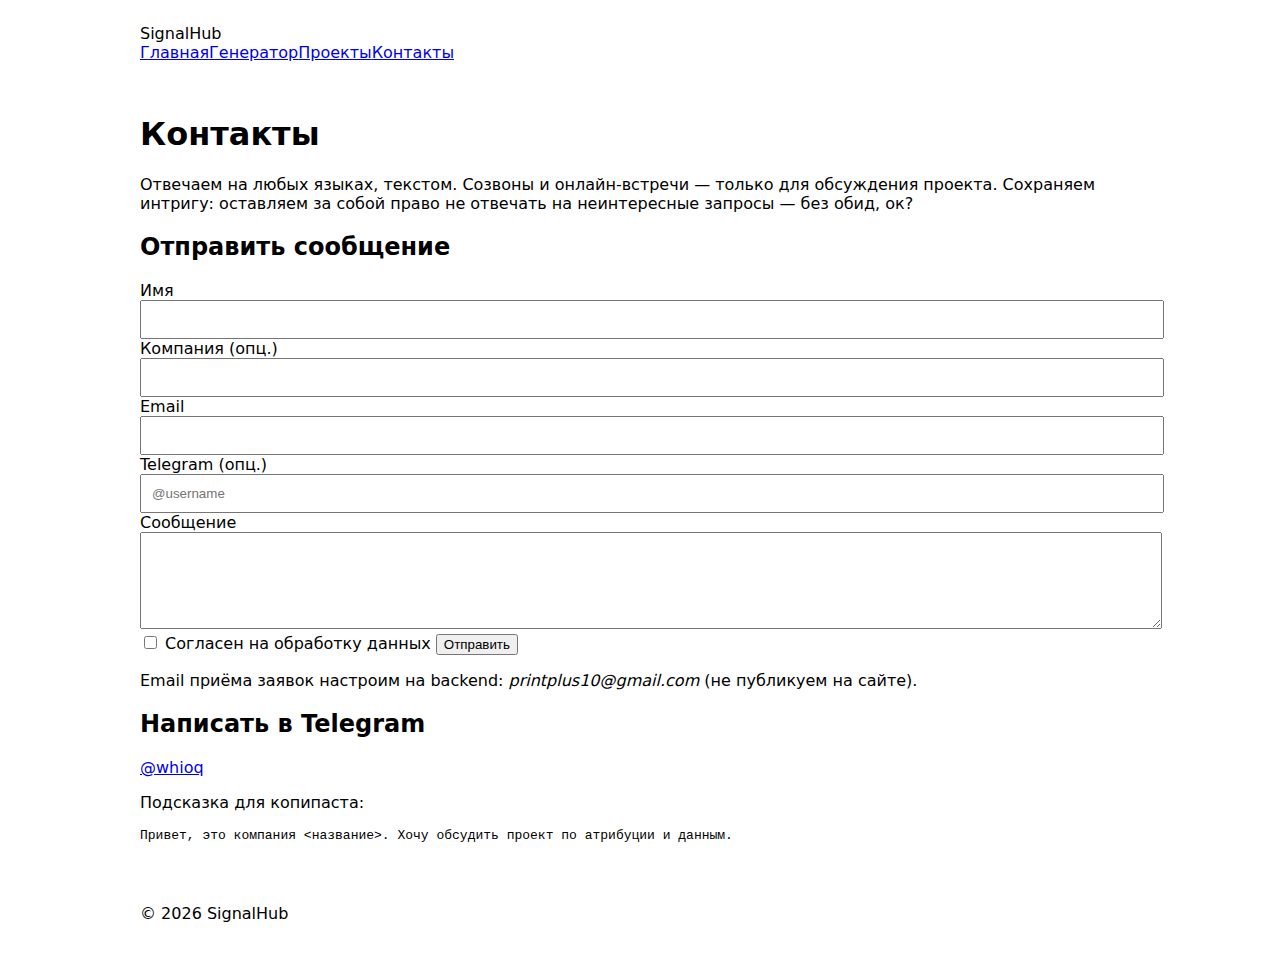
<file: contacts.html>
<!doctype html><html lang="ru"><head>
<meta charset="utf-8"><meta name="viewport" content="width=device-width,initial-scale=1">
<title>Контакты — SignalHub</title>
<meta name="description" content="Отвечаем на любых языках, текстом. Созвоны — только для обсуждения проекта. Сохраняем интригу.">
<link rel="canonical" href="/contacts.html"><link rel="stylesheet" href="/assets/css/main.css"></head><body>
<header><div class="wrap bar"><div class="logo">SignalHub</div>
<nav><a href="/">Главная</a><a href="/calculator.html">Генератор</a><a href="/projects.html">Проекты</a><a href="/contacts.html">Контакты</a></nav></div></header>
<main class="wrap"><h1>Контакты</h1>
<p class="small">Отвечаем на любых языках, текстом. Созвоны и онлайн-встречи — только для обсуждения проекта. Сохраняем интригу: оставляем за собой право не отвечать на неинтересные запросы — без обид, ок?</p>
<div class="row"><div class="col card"><h2>Отправить сообщение</h2>
<form id="formMsg">
<label>Имя<br><input name="name" required style="width:100%;padding:10px"></label>
<label class="mt-1">Компания (опц.)<br><input name="company" style="width:100%;padding:10px"></label>
<label class="mt-1">Email<br><input type="email" name="email" required style="width:100%;padding:10px"></label>
<label class="mt-1">Telegram (опц.)<br><input name="tg" placeholder="@username" style="width:100%;padding:10px"></label>
<label class="mt-1">Сообщение<br><textarea name="message" rows="5" required style="width:100%;padding:10px"></textarea></label>
<label class="mt-1"><input type="checkbox" required> Согласен на обработку данных</label>
<button class="btn mt-1" type="submit">Отправить</button></form>
<div id="formMsgResult" class="hidden mt-1"></div>
<p class="small">Email приёма заявок настроим на backend: <em>printplus10@gmail.com</em> (не публикуем на сайте).</p></div>
<div class="col card"><h2>Написать в Telegram</h2>
<p><a class="btn" href="https://t.me/whioq" target="_blank">@whioq</a></p>
<p class="small">Подсказка для копипаста:</p>
<pre class="card">Привет, это компания &lt;название&gt;. Хочу обсудить проект по атрибуции и данным.</pre></div></div></main>
<footer class="wrap"><p class="small">© <script>document.write(new Date().getFullYear())</script> SignalHub</p></footer>
<script>
const box=document.getElementById('formMsgResult');
document.getElementById('formMsg').addEventListener('submit',e=>{e.preventDefault();box.className='card';box.textContent='Спасибо! Сообщение принято. Мы свяжемся, если это наш тип задачи.';e.target.reset();});
</script>
<script src="/assets/js/nav.js"></script></body></html>
</file>
<file: assets/sh.css>
:root{
  --sh-bg:#0e1116; --sh-panel:#12161d; --sh-card:#151a22;
  --sh-txt:#e6e9ef; --sh-dim:#a9b1bd; --sh-mute:#6b7380;
  --sh-accent:#6e8bff; --sh-accent-2:#4bd5c3; --sh-warn:#ffb86b;
  --sh-radius:16px; --sh-gap:24px; --sh-max:1160px;
  --sh-shadow:0 18px 50px rgba(5,9,18,.45);
  --sh-speed:320ms; --sh-ease:cubic-bezier(.22,.61,.36,1);
}

*{box-sizing:border-box;margin:0;padding:0}
html,body{height:100%}
html{scroll-behavior:smooth;background:var(--sh-bg)}
body{
  margin:0;
  font:16px/1.65 "Inter",system-ui,-apple-system,BlinkMacSystemFont,"Segoe UI",Roboto,sans-serif;
  color:var(--sh-txt);
  background:
    radial-gradient(1200px 600px at 80% -10%,rgba(110,139,255,.15),transparent 60%),
    radial-gradient(900px 500px at 20% -20%,rgba(75,213,195,.12),transparent 70%),
    var(--sh-bg);
  -webkit-font-smoothing:antialiased;
  text-rendering:optimizeLegibility;
}

body::after{
  content:"";
  position:fixed;
  inset:0;
  pointer-events:none;
  background-image:url("data:image/svg+xml,%3Csvg xmlns='http://www.w3.org/2000/svg' width='160' height='160' viewBox='0 0 160 160'%3E%3Cg fill='none' stroke='rgba(110,139,255,0.07)' stroke-width='1'%3E%3Cpath d='M0 80h160M80 0v160'/%3E%3Ccircle cx='0' cy='0' r='1'/%3E%3Ccircle cx='80' cy='0' r='1'/%3E%3Ccircle cx='0' cy='80' r='1'/%3E%3Ccircle cx='80' cy='80' r='1'/%3E%3C/g%3E%3C/svg%3E");
  mix-blend-mode:soft-light;
  opacity:.55;
  z-index:-1;
}

a{color:inherit;text-decoration:none}
a:hover{color:var(--sh-accent)}
a:focus-visible{outline:2px solid var(--sh-accent);outline-offset:4px;border-radius:6px}

.sh-wrap{
  max-width:var(--sh-max);
  margin:auto;
  padding:clamp(20px,5vw,40px);
  position:relative;
  z-index:2;
  container-type:inline-size;
  container-name:sh-wrap;
}

.sh-main{display:block}

.sh-row{display:grid;gap:var(--sh-gap)}
.sh-row.cols-3{grid-template-columns:repeat(auto-fit,minmax(220px,1fr))}
.sh-row.cols-4{grid-template-columns:repeat(auto-fit,minmax(180px,1fr))}
.sh-row.cols-2{grid-template-columns:repeat(auto-fit,minmax(280px,1fr))}

@container sh-wrap (min-width:720px){
  .sh-row.cols-3{grid-template-columns:repeat(3,1fr)}
  .sh-row.cols-4{grid-template-columns:repeat(4,1fr)}
  .sh-row.cols-2{grid-template-columns:repeat(2,1fr)}
  .sh-hero-content{grid-template-columns:1.05fr .95fr;align-items:center}
  .sh-hero-actions{flex-wrap:nowrap}
  .sh-cta-panel ul.grid{grid-template-columns:repeat(2,1fr)}
}

h1,h2,h3{font-weight:700;letter-spacing:.1px;margin-bottom:.6em;color:var(--sh-txt)}
h1{font-size:clamp(32px,5vw,56px);line-height:1.05}
h2{font-size:clamp(26px,3.5vw,36px)}
h3{font-size:clamp(20px,2.6vw,24px)}
p,li{color:var(--sh-dim)}
.lead{font-size:clamp(18px,2.6vw,22px);max-width:30ch}
.small{font-size:.9rem;color:var(--sh-mute)}

.card{
  position:relative;
  background:linear-gradient(160deg,rgba(255,255,255,.08),rgba(21,26,34,.6) 45%,rgba(12,16,22,.9));
  border:1px solid rgba(255,255,255,.08);
  border-radius:var(--sh-radius);
  padding:22px;
  box-shadow:var(--sh-shadow);
  backdrop-filter:saturate(140%) blur(14px);
  transition:transform var(--sh-speed) var(--sh-ease),box-shadow var(--sh-speed) var(--sh-ease);
  overflow:hidden;
}
.card::after{
  content:"";
  position:absolute;
  inset:0;
  background:radial-gradient(180px 120px at 0% 0%,rgba(110,139,255,.22),transparent 60%);
  opacity:0;
  transition:opacity var(--sh-speed) var(--sh-ease);
  pointer-events:none;
}
.card:hover::after{opacity:1}

.badge{display:inline-flex;gap:8px;align-items:center;padding:6px 12px;border-radius:999px;background:rgba(110,139,255,.16);color:var(--sh-accent);font-weight:600;letter-spacing:.2px}

.btn{
  appearance:none;
  border:0;
  border-radius:12px;
  padding:14px 22px;
  font-weight:700;
  cursor:pointer;
  display:inline-flex;
  align-items:center;
  justify-content:center;
  gap:10px;
  transition:transform var(--sh-speed) var(--sh-ease),box-shadow var(--sh-speed) var(--sh-ease),background var(--sh-speed) var(--sh-ease);
  will-change:transform;
  color:inherit;
  text-decoration:none;
  min-height:48px;
  position:relative;
  isolation:isolate;
}
.btn-primary{color:#080b12;background:linear-gradient(135deg,var(--sh-accent),#8ea2ff);box-shadow:0 14px 34px rgba(110,139,255,.35)}
.btn-primary:hover{transform:translateY(-2px)}
.btn-ghost{background:rgba(110,139,255,.08);border:1px solid rgba(110,139,255,.35);color:var(--sh-accent-2)}
.btn-ghost:hover{border-color:var(--sh-accent-2);background:rgba(75,213,195,.12)}
.btn:focus-visible{outline:2px solid var(--sh-accent-2);outline-offset:3px}

header nav{display:flex;gap:18px;align-items:center}
header nav a{position:relative;padding:8px 4px;font-weight:600;color:var(--sh-dim);transition:color var(--sh-speed) var(--sh-ease)}
header nav a::after{
  content:"";
  position:absolute;
  left:0;right:0;bottom:-6px;
  height:2px;
  background:linear-gradient(90deg,var(--sh-accent),var(--sh-accent-2));
  transform:scaleX(0);
  transform-origin:left;
  transition:transform var(--sh-speed) var(--sh-ease);
}
header nav a:hover,header nav a:focus-visible{color:var(--sh-txt)}
header nav a:hover::after,header nav a:focus-visible::after{transform:scaleX(1)}
header nav a.is-active{color:var(--sh-txt)}
header nav a.is-active::after{transform:scaleX(1)}

.logo{font-weight:800;font-size:clamp(20px,3vw,26px);letter-spacing:.6px}

.sh-topbar{
  position:sticky;
  top:16px;
  z-index:5;
  display:flex;
  align-items:center;
  justify-content:space-between;
  gap:16px;
  padding:14px 18px;
  margin-bottom:clamp(36px,6vw,80px);
  border-radius:20px;
  background:rgba(14,17,22,.78);
  border:1px solid rgba(110,139,255,.12);
  backdrop-filter:saturate(140%) blur(18px);
  box-shadow:0 20px 40px rgba(6,10,18,.35);
}

.nav-toggle{display:none;background:none;border:0;padding:8px;border-radius:10px;cursor:pointer;transition:background var(--sh-speed) var(--sh-ease)}
.nav-toggle span{display:block;width:22px;height:2px;background:var(--sh-txt);margin:5px auto;border-radius:999px;transition:transform var(--sh-speed) var(--sh-ease),opacity var(--sh-speed) var(--sh-ease)}

body.nav-open{overflow:hidden}
body.nav-open header nav{max-height:340px;opacity:1;pointer-events:auto}
body.nav-open .nav-toggle span:nth-child(1){transform:translateY(7px) rotate(45deg)}
body.nav-open .nav-toggle span:nth-child(2){opacity:0}
body.nav-open .nav-toggle span:nth-child(3){transform:translateY(-7px) rotate(-45deg)}

#readProgress{
  position:absolute;
  inset:auto 0 0;
  height:3px;
  background:linear-gradient(90deg,var(--sh-accent),var(--sh-accent-2));
  transform-origin:left;
  width:0;
  border-radius:999px;
}

.sh-hero{
  position:relative;
  overflow:hidden;
  padding-block:clamp(56px,12vw,140px);
  isolation:isolate;
}
.sh-hero::before{
  content:"";
  position:absolute;
  inset:-20% -10% auto -10%;
  height:120%;
  background:
    radial-gradient(480px 240px at 16% 20%,rgba(110,139,255,.28),transparent 65%),
    radial-gradient(620px 280px at 85% 15%,rgba(75,213,195,.25),transparent 70%);
  filter:blur(28px);
  opacity:.75;
  transform:translate3d(0,var(--hero-y,0),0);
  transition:transform var(--sh-speed) var(--sh-ease);
  z-index:1;
}
.sh-hero::after{
  content:"";
  position:absolute;
  inset:0;
  background-image:url("data:image/svg+xml,%3Csvg xmlns='http://www.w3.org/2000/svg' width='280' height='280' viewBox='0 0 280 280'%3E%3Cg fill='none' stroke='rgba(110,139,255,0.08)' stroke-width='1'%3E%3Cpath d='M0 140h280M140 0v280'/%3E%3Ccircle cx='60' cy='60' r='3'/%3E%3Ccircle cx='220' cy='140' r='2'/%3E%3Ccircle cx='120' cy='200' r='1.5'/%3E%3C/g%3E%3C/svg%3E");
  opacity:.4;
  mix-blend-mode:screen;
  pointer-events:none;
  z-index:1;
}

.sh-hero-bg{
  position:absolute;
  inset:0;
  overflow:hidden;
  z-index:0;
}
.sh-hero-bg img{position:absolute;bottom:0;right:6%;width:min(480px,60%);max-width:520px;opacity:.85;filter:drop-shadow(0 30px 60px rgba(0,0,0,.35))}
.sh-hero-grid{
  position:absolute;inset:-20% -10% auto -10%;height:140%;
  background-image:radial-gradient(rgba(110,139,255,.15) 1px,transparent 1px);
  background-size:26px 26px;
  opacity:.3;
  transform:translate3d(0,var(--hero-y,0),0);
}

.sh-hero-content{display:grid;gap:clamp(26px,6vw,60px)}
.sh-hero-actions{display:flex;flex-wrap:wrap;gap:14px}
.sh-hero-visual{min-height:240px;padding:0;display:flex;align-items:center;justify-content:center}
.sh-hero-visual canvas{width:100%;height:100%;border-radius:calc(var(--sh-radius) - 4px)}

.metric-num{font-size:clamp(28px,4vw,38px);font-weight:700;color:var(--sh-accent);margin-bottom:6px}
.metric .small{color:var(--sh-mute)}

.sh-summary{font-size:clamp(18px,2.8vw,22px);line-height:1.5;display:grid;gap:.7em;background:linear-gradient(145deg,rgba(110,139,255,.1),rgba(21,26,34,.92))}
.sh-intro{display:grid;gap:1.2em;font-size:1.02rem}

.sh-section-head{margin-bottom:clamp(24px,4vw,40px)}

.sh-flow-grid .card{padding:24px 22px 24px 24px;display:flex;gap:18px;align-items:flex-start}
.sh-icon{width:46px;height:46px;flex:0 0 46px;display:grid;place-items:center;border-radius:14px;background:rgba(110,139,255,.08);box-shadow:inset 0 0 0 1px rgba(110,139,255,.28)}
.sh-icon svg{width:30px;height:30px}

.sh-proof details,
.sh-mv details,
.sh-faq details{padding:0;border:1px solid rgba(255,255,255,.08);background:rgba(14,17,22,.65)}
.sh-proof summary,
.sh-mv summary,
.sh-faq summary{cursor:pointer;padding:20px 24px;font-weight:700;list-style:none;position:relative}
.sh-proof summary::-webkit-details-marker,
.sh-mv summary::-webkit-details-marker,
.sh-faq summary::-webkit-details-marker{display:none}
.sh-proof details[open] summary,
.sh-mv details[open] summary,
.sh-faq details[open] summary{color:var(--sh-accent)}
.sh-proof .small,
.sh-mv .small,
.sh-faq .small{padding:0 24px 20px;color:var(--sh-dim)}

.sh-mini-calc .card{display:grid;gap:28px;padding:32px}
.sliders{display:grid;gap:18px}
.sliders label{display:grid;gap:12px;font-weight:600;color:var(--sh-txt)}
.sliders input[type=range]{appearance:none;width:100%;height:4px;border-radius:999px;background:rgba(255,255,255,.12);position:relative}
.sliders input[type=range]::-webkit-slider-thumb{appearance:none;width:18px;height:18px;border-radius:999px;background:linear-gradient(135deg,var(--sh-accent),var(--sh-accent-2));box-shadow:0 8px 18px rgba(110,139,255,.35);cursor:pointer}
.sliders input[type=range]::-moz-range-thumb{width:18px;height:18px;border:none;border-radius:999px;background:linear-gradient(135deg,var(--sh-accent),var(--sh-accent-2));box-shadow:0 8px 18px rgba(110,139,255,.35);cursor:pointer}
.calc-num{font-size:clamp(28px,4vw,40px);font-weight:700;color:var(--sh-accent-2)}
.row.results{display:grid;gap:18px;grid-template-columns:repeat(auto-fit,minmax(160px,1fr))}
.mt-1{margin-top:12px}
.mt-2{margin-top:18px}

.sh-showcase .grid{display:grid;gap:var(--sh-gap);grid-template-columns:repeat(auto-fit,minmax(260px,1fr))}
.case{display:grid;gap:18px;padding:24px;text-decoration:none;color:inherit;transition:transform var(--sh-speed) var(--sh-ease),box-shadow var(--sh-speed) var(--sh-ease)}
.case:hover{transform:translateY(-6px);box-shadow:0 20px 50px rgba(10,15,25,.45)}
.case-media{border-radius:14px;overflow:hidden;position:relative}
.case-media::after{content:"";position:absolute;inset:0;background:linear-gradient(160deg,rgba(110,139,255,.2),transparent 70%);mix-blend-mode:screen;opacity:.4;transition:opacity var(--sh-speed) var(--sh-ease)}
.case:hover .case-media::after{opacity:.7}
.case-media img{display:block;width:100%;height:180px;object-fit:cover}
.spark{width:100%;height:48px}
.spark polyline{fill:none;stroke-width:2;stroke-linecap:round;stroke-linejoin:round}
.spark .cost{stroke:rgba(255,255,255,.22)}
.spark .rev{stroke:var(--sh-accent-2)}

.story-strip{display:grid;grid-auto-flow:column;gap:18px;overflow-x:auto;padding-bottom:6px;scroll-snap-type:x mandatory}
.story-strip::-webkit-scrollbar{height:6px}
.story-strip::-webkit-scrollbar-thumb{background:rgba(110,139,255,.4);border-radius:999px}
.story-step{min-width:min(260px,80vw);scroll-snap-align:start}
.story-step strong{display:block;margin-bottom:6px;color:var(--sh-txt)}
.story-strip .story-step.is-in{box-shadow:0 18px 40px rgba(10,15,25,.45);transform:translateY(-4px)}
.story-strip .story-step.is-in::after{opacity:.75}

.sh-cta{position:relative;padding-bottom:clamp(40px,6vw,60px)}
.sh-cta::before{
  content:"";
  position:absolute;
  inset:0;
  background:linear-gradient(180deg,rgba(110,139,255,.15),transparent 70%);
  pointer-events:none;
  z-index:0;
}
.sh-cta-panel{display:grid;gap:26px;background:linear-gradient(160deg,rgba(110,139,255,.18),rgba(12,16,22,.92));position:relative}
.sh-cta-panel ul.grid{display:grid;gap:16px}
.sh-cta-panel li{list-style:none;font-weight:600;color:var(--sh-txt);background:rgba(10,14,20,.55);border:1px solid rgba(110,139,255,.14);box-shadow:none}
.sh-cta-actions{display:flex;flex-wrap:wrap;gap:14px}

.sh-faq .sh-row{gap:18px}

.sh-limits .card{display:grid;gap:18px;background:rgba(10,13,18,.85)}
.sh-limits ul{display:grid;gap:10px;padding-left:20px}

.sh-integrations .logos{display:grid;grid-template-columns:repeat(auto-fit,minmax(120px,1fr));gap:18px;margin-top:clamp(20px,3vw,32px)}
.sh-integrations .logo{background:rgba(14,18,24,.78);border:1px solid rgba(110,139,255,.16);border-radius:16px;padding:18px;display:flex;align-items:center;justify-content:center;height:78px;transition:transform var(--sh-speed) var(--sh-ease),border-color var(--sh-speed) var(--sh-ease);position:relative;overflow:hidden}
.sh-integrations .logo::after{content:"";position:absolute;inset:0;background:linear-gradient(140deg,rgba(110,139,255,.2),transparent 70%);opacity:0;transition:opacity var(--sh-speed) var(--sh-ease)}
.sh-integrations .logo:hover{transform:translateY(-4px);border-color:var(--sh-accent)}
.sh-integrations .logo:hover::after{opacity:.5}
.sh-integrations .logo img{max-width:120px;height:auto;filter:drop-shadow(0 8px 18px rgba(110,139,255,.2))}

.sticky-cta{position:fixed;left:50%;bottom:16px;transform:translateX(-50%);display:flex;gap:12px;background:rgba(12,16,22,.9);padding:12px 18px;border-radius:999px;box-shadow:0 20px 45px rgba(6,10,18,.45);border:1px solid rgba(110,139,255,.18);backdrop-filter:blur(12px);z-index:30;transition:opacity var(--sh-speed) var(--sh-ease),transform var(--sh-speed) var(--sh-ease)}
.sticky-cta .btn{padding-inline:18px}
.sticky-cta.is-hidden{opacity:0;pointer-events:none;transform:translate(-50%,48px);transition:opacity var(--sh-speed) var(--sh-ease),transform var(--sh-speed) var(--sh-ease)}

.sh-footer{background:rgba(8,11,16,.92);border-top:1px solid rgba(110,139,255,.12);padding:clamp(24px,4vw,32px) 0;margin-top:80px}
.sh-footer .small{color:var(--sh-mute);text-align:center}

.reveal{opacity:0;transform:translateY(16px);transition:opacity var(--sh-speed) var(--sh-ease),transform var(--sh-speed) var(--sh-ease)}
.reveal.is-in{opacity:1;transform:none}

.sh-main [data-section]{content-visibility:auto;contain-intrinsic-size:600px}

img{max-width:100%;display:block}

@media (max-width:960px){
  .sh-topbar{padding:12px 16px}
  .nav-toggle{display:flex;flex-direction:column;align-items:center;justify-content:center}
  header nav{position:absolute;top:100%;left:0;right:0;background:rgba(12,16,22,.95);border-radius:16px;margin-top:12px;padding:16px 18px;flex-direction:column;gap:14px;max-height:0;overflow:hidden;opacity:0;pointer-events:none;transition:max-height var(--sh-speed) var(--sh-ease),opacity var(--sh-speed) var(--sh-ease)}
  header nav a{width:100%;padding:12px 0}
  header nav a::after{bottom:0;height:1px;background:var(--sh-accent-2)}
  .sh-hero-bg img{opacity:.55;right:0;width:70%}
  .sh-hero-visual{min-height:200px}
  .sticky-cta{width:calc(100% - 32px);left:16px;right:16px;transform:none;justify-content:center;padding:14px 16px;border-radius:24px}
  .sticky-cta.is-hidden{transform:translateY(32px)}
  .sticky-cta .btn{flex:1 1 auto}
}

@media (max-width:720px){
  .sh-hero{padding-block:72px}
  .sh-hero-content{grid-template-columns:1fr}
  .sh-hero-actions .btn{flex:1 1 100%}
  .sh-hero-actions .btn + .btn{margin-top:10px}
  .sh-flow-grid{grid-template-columns:repeat(auto-fit,minmax(240px,1fr))}
  .sh-mini-calc .card{padding:28px}
  .case-media img{height:160px}
  .sh-cta-actions{flex-direction:column}
  .sh-cta-actions .btn{width:100%}
}

@media (prefers-reduced-motion: reduce){
  *,*::before,*::after{animation-duration:1ms !important;animation-iteration-count:1 !important;transition-duration:1ms !important;scroll-behavior:auto !important}
  .card,.btn,.case,.sh-integrations .logo{transform:none !important}
}
</file>
<file: assets/about.css>
.about-page .sh-page-header{
  position:relative;
  padding-bottom:clamp(40px,6vw,72px);
}
.about-page .sh-page-header::after{
  content:"";
  position:absolute;
  inset:auto 0 0 0;
  height:1px;
  background:linear-gradient(90deg,rgba(110,139,255,.35),rgba(75,213,195,.2));
  opacity:.5;
}
.about-page .about-intro{
  margin-top:clamp(40px,6vw,72px);
  max-width:620px;
}
.about-page .about-intro h1{margin-bottom:12px}
.about-page .about-intro .lead{color:var(--sh-dim)}
.about-grid{
  display:grid;
  gap:clamp(24px,5vw,36px);
  align-items:start;
}
@media (min-width:960px){
  .about-grid{grid-template-columns:minmax(0,0.33fr) minmax(0,1fr)}
}
.about-context{
  background:linear-gradient(155deg,rgba(255,255,255,.08),rgba(13,17,24,.85) 55%,rgba(8,11,18,.92));
  border:1px solid rgba(110,139,255,.18);
  border-radius:var(--sh-radius);
  padding:clamp(20px,4vw,26px);
  box-shadow:var(--sh-shadow);
  display:flex;
  flex-direction:column;
  gap:22px;
  position:relative;
}
@media (min-width:960px){
  .about-context{position:sticky;top:120px}
}
.about-context nav{
  display:flex;
  flex-direction:column;
  gap:12px;
}
.about-context nav a{
  display:flex;
  align-items:center;
  gap:10px;
  padding:10px 14px;
  border-radius:12px;
  color:var(--sh-dim);
  font-weight:600;
  border:1px solid rgba(255,255,255,.08);
  background:rgba(255,255,255,.02);
  transition:color var(--sh-speed) var(--sh-ease),background var(--sh-speed) var(--sh-ease),border-color var(--sh-speed) var(--sh-ease);
}
.about-context nav a:hover,.about-context nav a:focus-visible{
  color:var(--sh-txt);
  border-color:rgba(110,139,255,.45);
  background:rgba(110,139,255,.16);
}
.about-context nav a.is-active,.about-context nav a[aria-current="page"]{
  color:var(--sh-txt);
  border-color:rgba(110,139,255,.5);
  background:rgba(110,139,255,.2);
  pointer-events:none;
}
.about-context-sections{
  display:flex;
  flex-direction:column;
  gap:10px;
}
.about-context-sections .context-label{
  font-size:.78rem;
  letter-spacing:.12em;
  text-transform:uppercase;
  color:var(--sh-mute);
}
.about-context-sections a{
  color:var(--sh-dim);
  font-weight:600;
  font-size:.95rem;
  padding:6px 0;
  border-bottom:1px dashed rgba(110,139,255,.25);
  transition:color var(--sh-speed) var(--sh-ease),border-color var(--sh-speed) var(--sh-ease);
}
.about-context-sections a:hover,.about-context-sections a:focus-visible{
  color:var(--sh-txt);
  border-color:rgba(110,139,255,.5);
}
.sr-only{
  position:absolute;
  width:1px;
  height:1px;
  padding:0;
  margin:-1px;
  overflow:hidden;
  clip:rect(0,0,0,0);
  white-space:nowrap;
  border:0;
}
.about-content{
  display:flex;
  flex-direction:column;
  gap:clamp(24px,5vw,36px);
}
.about-section.card{padding:clamp(24px,5vw,32px)}
.section-head{margin-bottom:18px}
.section-head h2{margin:0}
.profile-table-wrap{overflow-x:auto}
.profile-table{
  width:100%;
  border-collapse:separate;
  border-spacing:0 16px;
  min-width:540px;
}
.profile-table thead th{
  font-size:.8rem;
  text-transform:uppercase;
  letter-spacing:.12em;
  color:var(--sh-mute);
  text-align:left;
  padding:0 22px 8px 22px;
}
.profile-table tbody tr{
  position:relative;
}
.profile-table tbody tr::before{
  content:"";
  position:absolute;
  inset:0;
  border-radius:18px;
  background:linear-gradient(140deg,rgba(110,139,255,.18),rgba(21,26,34,.85) 55%,rgba(8,11,17,.92));
  border:1px solid rgba(110,139,255,.25);
  box-shadow:0 16px 44px rgba(6,10,18,.45);
}
.profile-table tbody tr > *{
  position:relative;
  padding:20px 22px;
  vertical-align:middle;
}
.profile-table tbody th{
  font-weight:600;
  font-size:1rem;
  color:var(--sh-dim);
  width:28%;
}
.profile-table tbody td:nth-child(2){width:40%}
.profile-table tbody td:last-child{text-align:right}
.profile-value{
  display:block;
  font-size:clamp(18px,3vw,24px);
  font-weight:700;
  color:var(--sh-txt);
  line-height:1.35;
}
.profile-value-note{
  display:block;
  margin-top:6px;
  font-size:.85rem;
  color:var(--sh-mute);
}
.profile-share{
  font-size:clamp(22px,4vw,30px);
  font-weight:800;
  color:var(--sh-txt);
}
.profile-share-note{
  display:block;
  margin-top:4px;
  font-size:.85rem;
  color:var(--sh-mute);
}
.profile-note{
  margin-top:18px;
  text-align:right;
}
.profile-cards{display:none}
.profile-card{
  border:1px solid rgba(110,139,255,.18);
  border-radius:18px;
  background:rgba(13,17,24,.85);
  overflow:hidden;
  box-shadow:0 14px 38px rgba(6,10,18,.4);
}
.profile-card summary{
  list-style:none;
  padding:18px 20px;
  display:flex;
  flex-direction:column;
  gap:10px;
  cursor:pointer;
}
.profile-card summary::-webkit-details-marker{display:none}
.profile-card .card-top{
  display:flex;
  align-items:center;
  justify-content:space-between;
  gap:16px;
}
.profile-card .card-label{
  font-size:.85rem;
  text-transform:uppercase;
  letter-spacing:.08em;
  color:var(--sh-mute);
}
.profile-card .card-share{
  font-size:1.5rem;
  font-weight:800;
  color:var(--sh-txt);
}
.profile-card .card-value{
  font-size:1.2rem;
  font-weight:700;
  color:var(--sh-txt);
}
.profile-card .card-body{
  padding:0 20px 18px 20px;
  display:flex;
  flex-direction:column;
  gap:10px;
  color:var(--sh-dim);
}
.profile-card .card-note{font-size:.9rem;color:var(--sh-mute)}
.profile-card[open]{border-color:rgba(110,139,255,.38)}
.profile-card[open] summary{background:rgba(110,139,255,.12)}
.method{
  display:flex;
  flex-direction:column;
  gap:14px;
}
.method-title{font-weight:700;font-size:1.1rem;color:var(--sh-txt)}
.method-formula{
  display:inline-flex;
  align-items:center;
  gap:8px;
  font-family:"JetBrains Mono","Fira Code",monospace;
  font-size:1rem;
  color:var(--sh-accent);
  background:rgba(110,139,255,.16);
  padding:10px 14px;
  border-radius:12px;
}
.method-text{color:var(--sh-dim);font-size:1rem;line-height:1.7}
.method-text p{margin:0 0 12px 0}
.method-text p:last-child{margin-bottom:0}
.method-note{display:block;margin-top:8px;color:var(--sh-mute);font-size:.95rem}
.about-verdict{
  display:flex;
  flex-direction:column;
  gap:12px;
}
.about-verdict .verdict-text{
  font-size:clamp(20px,4vw,26px);
  font-weight:700;
  color:var(--sh-txt);
  line-height:1.5;
}
.about-verdict .verdict-whisper{
  margin-top:6px;
  color:var(--sh-mute);
  font-style:italic;
}
.about-verdict.is-animated .verdict-text{
  animation:about-verdict-pop 260ms var(--sh-ease);
  transform-origin:bottom left;
}
@keyframes about-verdict-pop{
  0%{opacity:0;transform:translateY(14px) scale(.97)}
  100%{opacity:1;transform:translateY(0) scale(1)}
}
@media (prefers-reduced-motion:reduce){
  .about-verdict.is-animated .verdict-text{animation:none}
}
@media (max-width:1024px){
  .profile-table{min-width:100%}
}
@media (max-width:900px){
  .about-grid{grid-template-columns:1fr}
  .about-context{display:none}
}
@media (max-width:720px){
  .profile-table{display:none}
  .profile-cards{display:grid;gap:16px}
  .profile-note{text-align:left}
}
</file>
<file: assets/css/main.css>
:root{--w:1000px;font-family:system-ui,-apple-system,Segoe UI,Roboto,Arial,sans-serif}
.wrap{max-width:var(--w);margin:0 auto;padding:16px}
/* Benefit bar */
.benefit-bar .metric{text-align:center}
.metric-num{font-size:26px;font-weight:800;margin-bottom:6px}
/* TL;DR */
.tldr{background:#fffdf2;border:1px solid #ffe7a3}
/* Myth vs Reality */
.mv details summary{cursor:pointer;list-style:none}
.mv details[open]{background:#ffffff}
.mv .card{background:#fafafa}
/* Flow steps */
.flow .card{text-align:center}
/* Mini calculator */
.mini-calc .results .card{text-align:center}
.calc-num{font-size:26px;font-weight:800;margin-bottom:6px}
/* Case teasers */
.cases .case{text-decoration:none;color:inherit;display:block}
.cases .spark{width:60px;height:24px;margin-top:8px}
</file>
